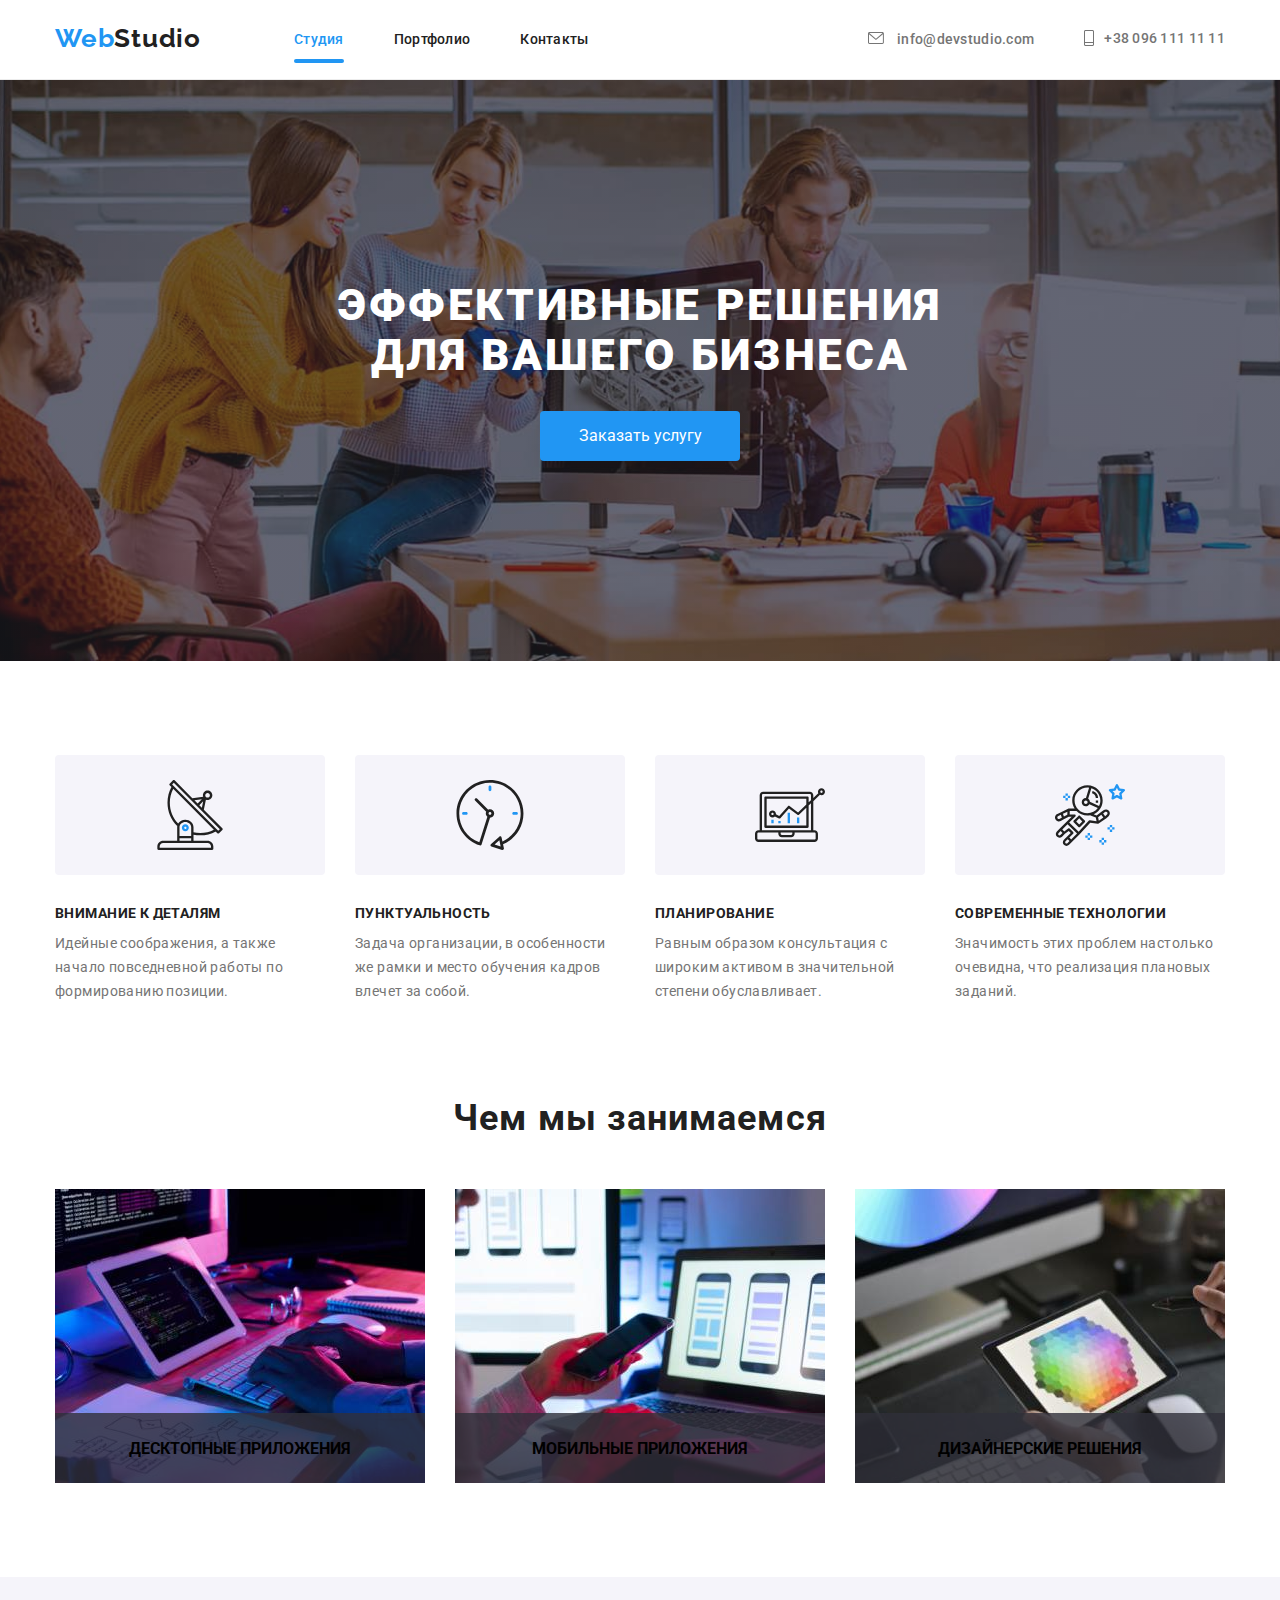
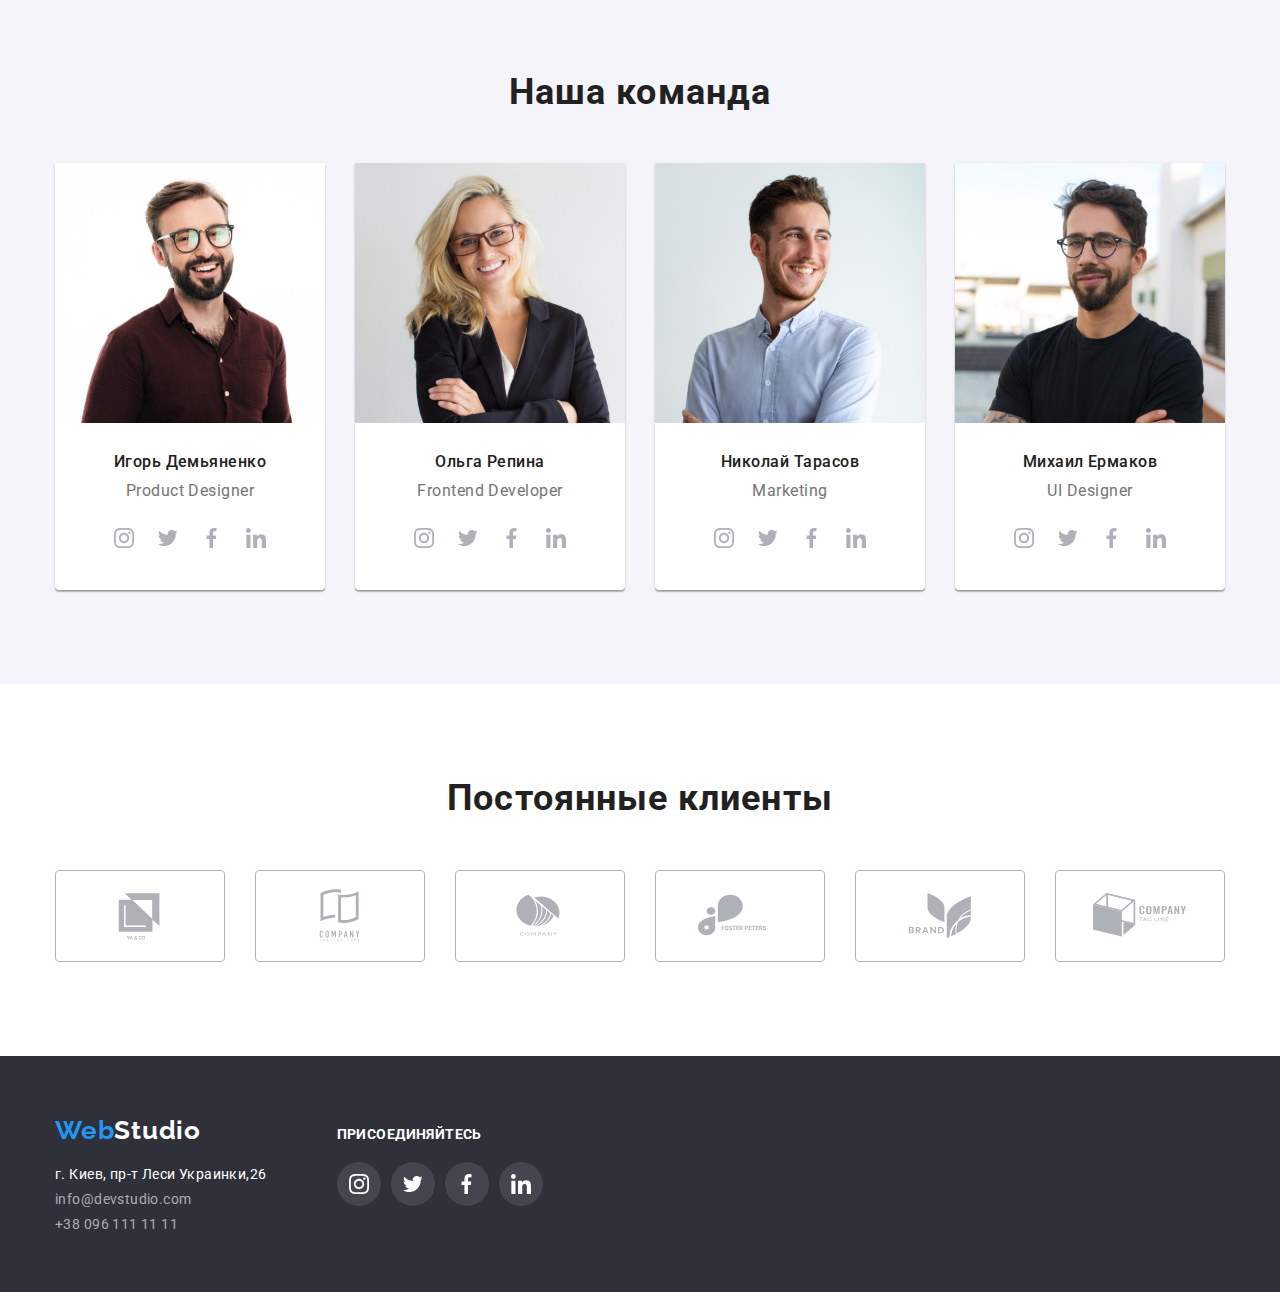
<file: index.html>
<!DOCTYPE html>
<html lang="ru">

<head>
    <meta charset="UTF-8">
    <meta http-equiv="X-UA-Compatible" content="IE=edge">
    <meta name="viewport" content="width=device-width, initial-scale=1.0">
    <title>Document</title>
    <link rel="preconnect" href="https://fonts.googleapis.com">
    <link rel="preconnect" href="https://fonts.gstatic.com" crossorigin>
    <link
        href="https://fonts.googleapis.com/css2?family=Raleway:wght@700&family=Roboto:wght@400;500;700;900&display=swap"
        rel="stylesheet">
        <link rel="stylesheet" href="https://cdnjs.cloudflare.com/ajax/libs/modern-normalize/1.1.0/modern-normalize.min.css">
    <link rel="stylesheet" href="./css/styles.css">
</head>

<body>
    <header class="header">
        <div class="container header-container">
        <nav class="nav">
            <a class="link-logo link" href="./index.html">Web<span>Studio</span></a>
            <ul class="list-menu">
                <li class="menu-item list"><a href="index.html" class="menu-page active link navigation-after site-navigation">Студия</a></li>
                <li class="menu-item list"><a href="portfolio.html" class="menu-page link navigation-after site-navigation">Портфолио</a></li>
                <li class="menu-item list"><a href="" class="menu-page link navigation-after site-navigation">Контакты</a></li>
            </ul>
        </nav>
        <ul class="contacts">
            <li class="contacts-item list nav-adress"><a href="mailto:info@devstudio.com" class="header-mail-svg link">
            <svg class="icon-contacts" width="16px" height="12px">
            <use href="./images/icons.svg/symbol-defs.svg#icon-mail"></use>
        </svg>
            info@devstudio.com
        </a>
    </li>
            <li class="contacts-item list nav-adress"><a href="tel:00380961111111" class="header-tel-svg link">
                <svg class="icon-contacts" width="10px" height="16px">
                    <use href="./images/icons.svg/symbol-defs.svg#icon-tel"></use>
                </svg> 
                +38 096 111 11 11 
            </a> 
        </li>
        </ul>
    </div>
    </header>
    <main>
        <section class="hero">
            <div class="container">
            <div class="effective-solutions">
            <h1 class="title-text">Эффективные решения для вашего бизнеса</h1>
            <button type="button" class="button" data-modal-open>Заказать услугу</button>
        </div>
    </div>
        </section>
        <section class="section-about">
            <div class="container">
            <ul class="about">
                <li class="content-box list">
                    <div class="content-item">
                    <svg class="content-badges" width="70px" height="70px">
                        <use href="./images/icons.svg/symbol-defs.svg#icon-antenna"></use>
                    </svg>
                </div>
                    <h3 class="description-title">Внимание к деталям</h3>
                    <p class="description">Идейные соображения, а также начало повседневной работы по формированию
                        позиции.</p>
                </li>
                <li class="content-box list">
                    <div class="content-item">
                        <svg class="content-badges" width="70px" height="70px">
                            <use href="./images/icons.svg/symbol-defs.svg#icon-clock"></use>
                        </svg>
                        </div>
                    <h3 class="description-title">Пунктуальность</h3>
                    <p class="description"> Задача организации, в особенности же рамки и место обучения кадров влечет за
                        собой.</p>
                </li>
                <li class="content-box list">
                    <div class="content-item">
                        <svg class="content-badges" width="70px" height="70px">
                            <use href="./images/icons.svg/symbol-defs.svg#icon-diagram"></use>   
                        </svg>
                        </div>
                    <h3 class="description-title"> Планирование</h3>
                    <p class="description"> Равным образом консультация с широким активом в значительной степени
                        обуславливает.</p>
                </li>
                <li class="content-box list">
                    <div class="content-item">
                        <svg class="content-badges" width="70px" height="70px">
                            <use href="./images/icons.svg/symbol-defs.svg#icon-astronaut"></use>  
                        </svg>
                    </div>
                    <h3 class="description-title"> Современные технологии</h3>
                    <p class="description">Значимость этих проблем настолько очевидна, что реализация плановых заданий.
                    </p>
                </li>
            </ul>
            </div>
        </section>
        <section class="section-about-us">
            <div class="container">
            <h2 class="section-title">Чем мы занимаемся</h2>
            <ul class="work">
                <div class="overlay-description">
                <li class="content-box-about list">
                    <img src="./images/img1.jpg" alt="Работа за компьютером" width="370" height="294" />
                    <p class="overlay-photo">Десктопные Приложения</p>
                </li>
                </div>
                <div class="overlay-description">
                <li class="content-box-about list">
                    <img src="./images/img2.jpg" alt="Разработка мобильных приложений" width="370"
                            height="294" />
                            <p class="overlay-photo">Мобильные Приложения</p>
                </li>
            </div>
            <div class="overlay-description">
                <li class="content-box-about list">
                    <img src="./images/img3.jpg" alt="Веб-дизайн" width="370" height="294" />
                    <p class="overlay-photo">Дизайнерские решения</p>
                </li>
                </div>
            </ul>
        </div>
        </section>
        <section class="section-team">
            <div class="container">
            <h2 class="section-title">Наша команда</h2>
            <ul class="names">
                <li class="content-box-names list">
                    <div class="card-worker">
                    <img src="./images/img4.jpg" alt="Product Designer" width="270" height="260" />
                    <div class="team-descr">
                    <h3 class="team-name"> Игорь Демьяненко </h3>
                    <p class="team-name-prof" lang="en">Product Designer</p>
                    <ul class="social-list list">
                        <li class="social-list item">
                    <a href="#" class="social-link link">
                        <svg class="social-icon" width="20px" height="20px">
                        <use href="./images/icons.svg/symbol-defs.svg#icon-instagram"></use>
                    </svg>          
                    </a>
                    </li>
                    <li class="social-list item">
                        <a href="#" class="social-link link">
                            <svg class="social-icon" width="20px" height="20px">
                                <use href="./images/icons.svg/symbol-defs.svg#icon-twitter"></use>
                            </svg>          
                        </a>
                    </li>
                    
                    <li class="social-list item">
                            <a href="#" class="social-link link">
                                <svg class="social-icon" width="20px" height="20px">
                                    <use href="./images/icons.svg/symbol-defs.svg#icon-facebook"></use>
                                </svg>          
                            </a>
                        </li>
                        <li class="social-list item">
                            <a href="#" class="social-link link">
                                <svg class="social-icon" width="20px" height="20px">
                                    <use href="./images/icons.svg/symbol-defs.svg#icon-linkedin"></use>
                                </svg>          
                            </a>
                        </li>
                        </ul>
                        </div>
                        </div>                 
                </li>
                <li class="content-box-names list">
                    <div class="card-worker">
                    <img src="./images/img5.jpg" alt="Frontend Developer" width="270" height="260" />
                    <div class="team-descr">
                    <h3 class="team-name"> Ольга Репина</h3>
                    <p class="team-name-prof" lang="en">Frontend Developer</p>
                    <ul class="social-list list">
                        <li class="social-list item">
                            <a href="#" class="social-link link">
                                <svg class="social-icon" width="20px" height="20px">
                                <use href="./images/icons.svg/symbol-defs.svg#icon-instagram"></use>
                            </svg>          
                            </a>
                            </li>
                            <li class="social-list item">
                                <a href="#" class="social-link link">
                                    <svg class="social-icon" width="20px" height="20px">
                                        <use href="./images/icons.svg/symbol-defs.svg#icon-twitter"></use>
                                    </svg>          
                                </a>
                            </li>
                            <li class="social-list item">
                                    <a href="#" class="social-link link">
                                        <svg class="social-icon" width="20px" height="20px">
                                            <use href="./images/icons.svg/symbol-defs.svg#icon-facebook"></use>
                                        </svg>          
                                    </a>
                                </li>
                                <li class="social-list item">
                                    <a href="#" class="social-link link">
                                        <svg class="social-icon" width="20px" height="20px">
                                            <use href="./images/icons.svg/symbol-defs.svg#icon-linkedin"></use>
                                        </svg>          
                                    </a>
                                </li>
                                    </ul>
                                </div>
                            </div>
                        </li>
                    <li class="content-box-names list">
                    <div class="card-worker">  
                    <img src="./images/img6.jpg" alt="Marketing" width="270" height="260" />
                    <div class="team-descr">
                    <h3 class="team-name"> Николай Тарасов</h3>
                    <p class="team-name-prof" lang="en">Marketing</p>
                    <ul class="social-list list">
                        <li class="social-list item">
                            <a href="#" class="social-link link">
                                <svg class="social-icon" width="20px" height="20px">
                                <use href="./images/icons.svg/symbol-defs.svg#icon-instagram"></use>
                            </svg>          
                            </a>
                            </li>
                            <li class="social-list item">
                                <a href="#" class="social-link link">
                                    <svg class="social-icon" width="20px" height="20px">
                                        <use href="./images/icons.svg/symbol-defs.svg#icon-twitter"></use>
                                    </svg>          
                                </a>
                            </li>
                            <li class="social-list item">
                                    <a href="#" class="social-link link">
                                        <svg class="social-icon" width="20px" height="20px">
                                            <use href="./images/icons.svg/symbol-defs.svg#icon-facebook"></use>
                                        </svg>          
                                    </a>
                                </li>
                                <li class="social-list item">
                                    <a href="#" class="social-link link">
                                        <svg class="social-icon" width="20px" height="20px">
                                            <use href="./images/icons.svg/symbol-defs.svg#icon-linkedin"></use>
                                        </svg>          
                                    </a>
                                </li>
                    </ul>
                                </div> 
                        </div>
                        </li>
                    <li class="content-box-names list">
                    <div class="card-worker"> 
                    <img src="./images/img7.jpg" alt="UI Designer" width="270" height="260" />
                    <div class="team-descr">
                    <h3 class="team-name"> Михаил Ермаков</h3>
                    <p class="team-name-prof" lang="en">UI Designer</p>
                    <ul class="social-list list">
                    <li class="social-list item">
                        <a href="#" class="social-link link">
                            <svg class="social-icon" width="20px" height="20px">
                            <use href="./images/icons.svg/symbol-defs.svg#icon-instagram"></use>
                        </svg>          
                        </a>
                        </li>
                        <li class="social-list item">
                            <a href="#" class="social-link link">
                                <svg class="social-icon" width="20px" height="20px">
                                    <use href="./images/icons.svg/symbol-defs.svg#icon-twitter"></use>
                                </svg>          
                            </a>
                        </li>
                        <li class="social-list item">
                                <a href="#" class="social-link link">
                                    <svg class="social-icon" width="20px" height="20px">
                                        <use href="./images/icons.svg/symbol-defs.svg#icon-facebook"></use>
                                    </svg>          
                                </a>
                            </li>
                            <li class="social-list item">
                                <a href="#" class="social-link link">
                                    <svg class="social-icon" width="20px" height="20px">
                                        <use href="./images/icons.svg/symbol-defs.svg#icon-linkedin"></use>
                                    </svg>          
                                </a>
                            </li>
                            </ul>
                       </div>
                    </div>
                    </li>
                </ul>
        </div>
        </section>
        <section class="section-client">
            <div class="container">
                <h2 class="clients-title">Постоянные клиенты</h2>
                <ul class="clients-list list">
                    <li class="clients-logo">
                        <a href="#" class="clients-link link">
                        <svg class="clients-icon" width="106px" height="60px">
                            <use href="./images/icons.svg/symbol-defs.svg#icon-logo1"></use>
                        </svg>
                    </a>
                    </li>  
                    <li class="clients-logo">
                        <a href="#" class="clients-link link">
                        <svg class="clients-icon" width="106px" height="60px">
                            <use href="./images/icons.svg/symbol-defs.svg#icon-logo2"></use>
                        </svg>
                        </a>
                    </li>  
                    <li class="clients-logo">
                        <a href="#" class="clients-link link">
                        <svg class="clients-icon" width="106px" height="60px">
                            <use href="./images/icons.svg/symbol-defs.svg#icon-logo3"></use>
                        </svg>
                    </a>
                    </li>  
                    <li class="clients-logo">
                        <a href="#" class="clients-link link">
                        <svg class="clients-icon" width="106px" height="60px">
                            <use href="./images/icons.svg/symbol-defs.svg#icon-logo4"></use>
                        </svg>
                    </a>
                    </li>    
                    <li class="clients-logo">
                        <a href="#" class="clients-link link">
                        <svg class="clients-icon" width="106px" height="60px">
                            <use href="./images/icons.svg/symbol-defs.svg#icon-logo5"></use>
                        </svg>
                    </a>
                    </li>
                    <li class="clients-logo">
                        <a href="#" class="clients-link link">
                        <svg class="clients-icon" width="106px" height="60px">
                            <use href="./images/icons.svg/symbol-defs.svg#icon-logo6"></use>
                        </svg>
                    </a>
                    </li> 
                </ul>                                                  
            </div>
        </section>
    </main>
    <footer>
        <div class="container footer-container">
         <div class="container-footer">
        <a class="footer-logo link" href="/index.html"><span class="footer-logo-first">Web</span><span
                class="footer-logo-second">Studio</span></a>
        <address>
            <ul class="our-contacts list">
                <li class="adress-footer"><a href="https://goo.gl/maps/XmzEykaUTw1NGnHSA">г. Киев, пр-т Леси Украинки,26 </a> </li> 
                <li class="mail-footer"><a href="mailto:info@devstudio.com">info@devstudio.com</a></li>
                <li class="tel-footer"><a href="tel:00380961111111">+38 096 111 11 11</a>
                </li>
            </ul>
        </address>
    </div> 
    <div class="footer-block">
        <p class="footer-content">Присоединяйтесь</p>
        <ul class="social-list list">
            <li class="social-list-item">
            <a href="#" class="social-link social-footer-link link">
                <svg class="social-icon social-footer-icon" width="20px" height="20px">
                    <use href="./images/icons.svg/symbol-defs.svg#icon-instagram"></use>
                </svg>
            </a>   
            </li>
            <li class="social-list-item">
                <a href="#" class="social-link social-footer-link link">
                    <svg class="social-icon social-footer-icon" width="20px" height="20px">
                        <use href="./images/icons.svg/symbol-defs.svg#icon-twitter"></use>
                    </svg>
                </a>   
                </li>
                <li class="social-list-item">
                    <a href="#" class="social-link social-footer-link link">
                        <svg class="social-icon social-footer-icon" width="20px" height="20px">
                            <use href="./images/icons.svg/symbol-defs.svg#icon-facebook"></use>
                        </svg>
                    </a>   
                    </li>
                    <li class="social-list-item">
                        <a href="#" class="social-link social-footer-link link">
                            <svg class="social-icon social-footer-icon" width="20px" height="20px">
                                <use href="./images/icons.svg/symbol-defs.svg#icon-linkedin"></use>
                            </svg>
                        </a>   
                        </li>
        </ul>
    </div>
</div>
    </footer>
    <div class="backdrop is is-hidden" data-modal>
        <div class="modal">
        <button type="button" class="btn-close" data-modal-close>
            <svg class="close-button" width="11" height="11">
                <use href="./images/icons.svg/symbol-defs.svg#icon-close-btn"></use>
            </svg>
        </button>
        </div>
    </div>
    <script src="./js/modal.js"></script>
</body>

</html>
</file>
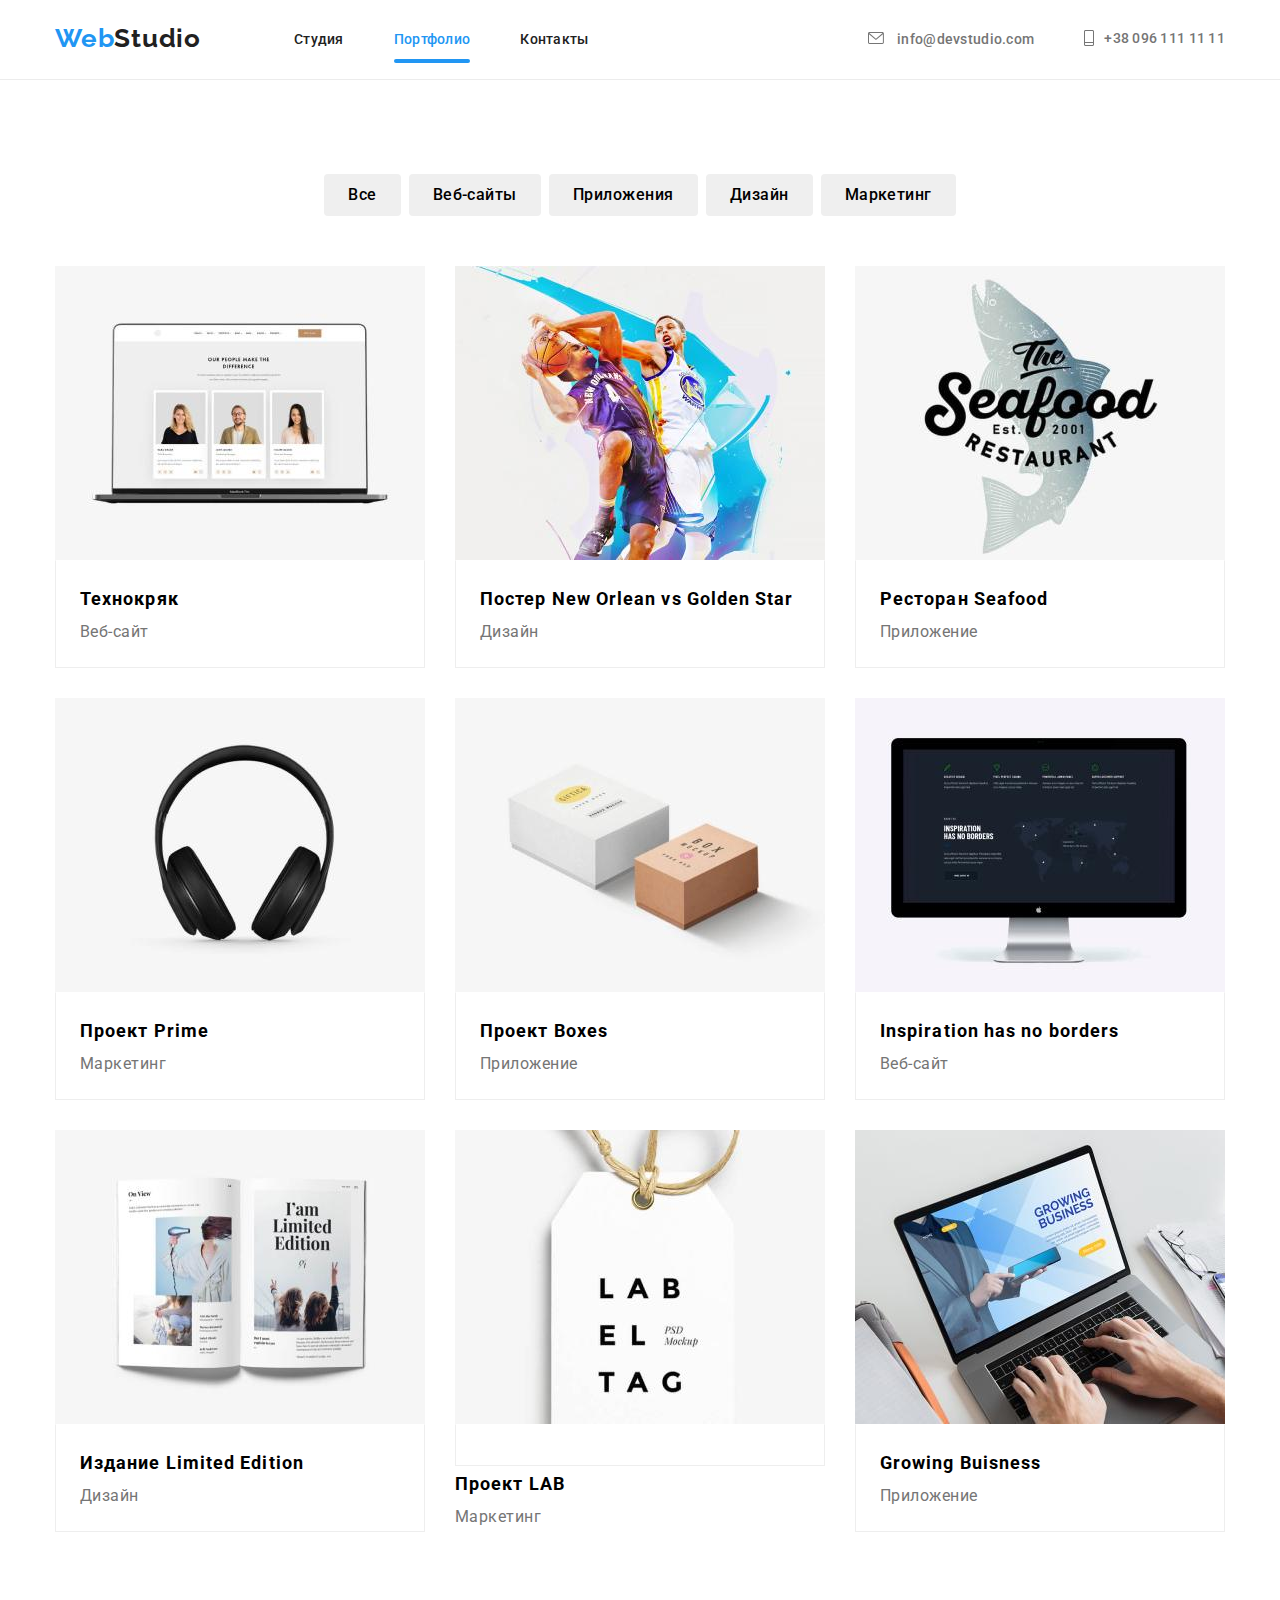
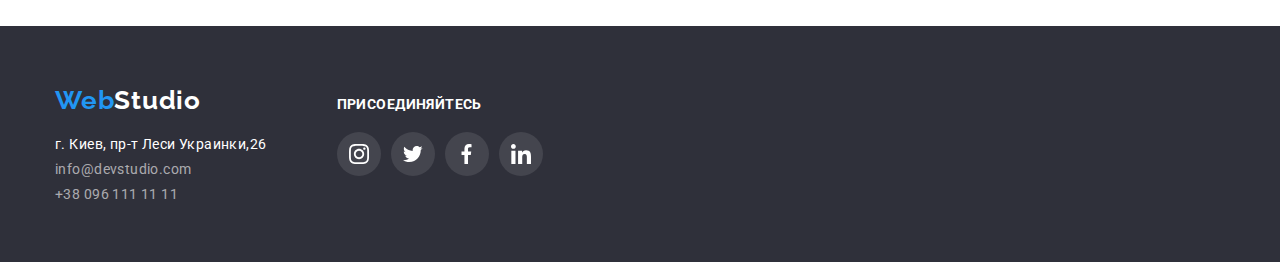
<file: portfolio.html>
<!DOCTYPE html>
<html lang="en">

<head>
    <meta charset="UTF-8">
    <meta http-equiv="X-UA-Compatible" content="IE=edge">
    <meta name="viewport" content="width=device-width, initial-scale=1.0">
    <title>Document</title>
    <link rel="preconnect" href="https://fonts.googleapis.com">
    <link rel="preconnect" href="https://fonts.gstatic.com" crossorigin>
    <link
        href="https://fonts.googleapis.com/css2?family=Raleway:wght@700&family=Roboto:wght@400;500;700;900&display=swap"
        rel="stylesheet">
        <link rel="stylesheet" href="https://cdnjs.cloudflare.com/ajax/libs/modern-normalize/1.1.0/modern-normalize.min.css">
    <link rel="stylesheet" href="./css/styles.css">
</head>

<body>
    <header class="header">
        <div class="container header-container">
        <nav class="nav">
            <a class="link-logo link" href="./index.html">Web<span>Studio</span></a>
            <ul class="list-menu">
                <li class="menu-item list"><a href="index.html" class="menu-page link navigation-after site-navigation">Студия</a></li>
                <li class="menu-item list"><a href="portfolio.html" class="menu-page active link navigation-after site-navigation">Портфолио</a></li>
                <li class="menu-item list"><a href="" class="menu-page link navigation-after site-navigation">Контакты</a></li>
            </ul>
        </nav>
        <ul class="contacts">
            <li class="contacts-item list nav-adress"><a href="mailto:info@devstudio.com" class="header-mail-svg link">
            <svg class="icon-contacts" width="16px" height="12px">
            <use href="./images/icons.svg/symbol-defs.svg#icon-mail"></use>
        </svg>
            info@devstudio.com
        </a>
    </li>
            <li class="contacts-item list nav-adress"><a href="tel:00380961111111" class="header-tel-svg link">
                <svg class="icon-contacts" width="10px" height="16px">
                    <use href="./images/icons.svg/symbol-defs.svg#icon-tel"></use>
                </svg> 
                +38 096 111 11 11 
            </a> 
        </li>
        </ul>
    </div>
    </header>
    <main>
        <section class="section-portfolio">
            <div class="container">
            <h2 class="visually-hidden">Портфолио</h2>
            <ul class="portfolio-button">
                <li class="btn-p list">
                    <button class="button-portf" type="button">Все</button>
                </li>
                <li class="btn-p list">
                    <button class="button-portf" type="button">Веб-сайты</button>
                </li>
                <li class="btn-p list">
                    <button class="button-portf" type="button">Приложения</button>
                </li>
                <li class="btn-p list">
                    <button class="button-portf" type="button">Дизайн</button>
                </li>
                <li class="btn-p list">
                    <button class="button-portf" type="button">Маркетинг</button>
                </li>
            </ul>
            <ul class="portfolio-pictures list">
                <li class="item-card"><a href="#" class="overlay-link-info"> 
                    <div class="overlay-image">               
                    <img src="./images/img8.jpg" width="370" height="294" alt="технокряк">
                    <p class="overlay">"Технокряк это современная площадка распространения коронавируса. Компании используют эту платформу для цифрового шпионажа и атак на защищённые сервера конкурентов".</p>
                </div> 
                    <div class="card-container">
                    <h2 class="port-item">Технокряк</h2>
                    <p class="project-description">Веб-сайт</p>
                </div>
                </a>
                </li>
                    <li class="item-card"><a href="#" class="overlay-link-info"> 
                    <div class="overlay-image"> 
                    <img src="./images/img9.jpg" width="370" height="294" alt="new-orlean-vs-golden-star">
                    <p class="overlay">"Технокряк это современная площадка распространения коронавируса. Компании используют эту платформу для цифрового шпионажа и атак на защищённые сервера конкурентов".</p>
                    </div>
                    <div class="card-container">
                    <h2 class="port-item">Постер New Orlean vs Golden Star</h2>
                    <p class="project-description">Дизайн</p>
                </div>
                  </a>
                </li>
                <li class="item-card"><a href="#" class="overlay-link-info"> 
                    <div class="overlay-image"> 
                    <img src="./images/img10.jpg" width="370" height="294" alt="seafood">
                    <p class="overlay">"Технокряк это современная площадка распространения коронавируса. Компании используют эту платформу для цифрового шпионажа и атак на защищённые сервера конкурентов".</p>
                    </div>
                    <div class="card-container">
                    <h2 class="port-item">Ресторан Seafood</h2>
                    <p class="project-description">Приложение</p>
                </div>
                  </a>
                </li>
                <li class="item-card"><a href="#" class="overlay-link-info"> 
                    <div class="overlay-image"> 
                    <img src="./images/img11.jpg" width="370" height="294" alt="prime">
                    <p class="overlay">"Технокряк это современная площадка распространения коронавируса. Компании используют эту платформу для цифрового шпионажа и атак на защищённые сервера конкурентов".</p>
                    </div>
                    <div class="card-container">
                    <h2 class="port-item">Проект Prime</h2>
                    <p class="project-description">Маркетинг</p>
                </div>
                  </a>
                </li>
                <li class="item-card"><a href="#" class="overlay-link-info"> 
                    <div class="overlay-image"> 
                    <img src="./images/img12.jpg" width="370" height="294" alt="boxes">
                    <p class="overlay">"Технокряк это современная площадка распространения коронавируса. Компании используют эту платформу для цифрового шпионажа и атак на защищённые сервера конкурентов".</p>
                </div>
                    <div class="card-container">
                    <h2 class="port-item">Проект Boxes</h2>
                    <p class="project-description">Приложение</p>
                </div>
                  </a>
                </li>
                <li class="item-card"><a href="#" class="overlay-link-info"> 
                    <div class="overlay-image"> 
                    <img src="./images/img13.jpg" width="370" height="294" alt="inspirationweb">
                    <p class="overlay">"Технокряк это современная площадка распространения коронавируса. Компании используют эту платформу для цифрового шпионажа и атак на защищённые сервера конкурентов".</p>
                </div>
                    <div class="card-container">
                    <h2 class="port-item">Inspiration has no borders</h2>
                    <p class="project-description">Веб-сайт</p>
                </div>
                  </a>
                </li>
                <li class="item-card"><a href="#" class="overlay-link-info"> 
                    <div class="overlay-image"> 
                    <img src="./images/img14.jpg" width="370" height="294" alt="limitededition">
                    <p class="overlay">"Технокряк это современная площадка распространения коронавируса. Компании используют эту платформу для цифрового шпионажа и атак на защищённые сервера конкурентов".</p>
                </div>
                    <div class="card-container">
                    <h2 class="port-item">Издание Limited Edition</h2>
                    <p class="project-description">Дизайн</p>
                </div>
                  </a>
                </li>
                <li class="item-card"><a href="#" class="overlay-link-info"> 
                    <div class="overlay-image"> 
                    <img src="./images/img15.jpg" width="370" height="294" alt="projectlab">
                    <div class="card-container">
                    <p class="overlay">"Технокряк это современная площадка распространения коронавируса. Компании используют эту платформу для цифрового шпионажа и атак на защищённые сервера конкурентов".</p>
                </div>
                    <h2 class="port-item">Проект LAB</h2>
                    <p class="project-description">Маркетинг</p>
                </div>
                  </a>
                </li>
                <li class="item-card"><a href="#" class="overlay-link-info"> 
                    <div class="overlay-image"> 
                    <img src="./images/img16.jpg" width="370" height="294" alt="GROWINGBUISNESS">
                    <p class="overlay">"Технокряк это современная площадка распространения коронавируса. Компании используют эту платформу для цифрового шпионажа и атак на защищённые сервера конкурентов".</p>
                </div>
                    <div class="card-container">
                    <h2 class="port-item">Growing Buisness</h2>
                    <p class="project-description">Приложение</p>
                </div>
            </a>
                </li>
            </ul>
            </div>
        </section>
    </main>
    <footer>
    <div class="container footer-container">
        <div class="container-footer">
       <a class="footer-logo link" href="/index.html"><span class="footer-logo-first">Web</span><span
               class="footer-logo-second">Studio</span></a>
       <address>
           <ul class="our-contacts list">
               <li class="adress-footer"><a href="https://goo.gl/maps/XmzEykaUTw1NGnHSA">г. Киев, пр-т Леси Украинки,26 </a> </li> 
               <li class="mail-footer"><a href="mailto:info@devstudio.com">info@devstudio.com</a></li>
               <li class="tel-footer"><a href="tel:00380961111111">+38 096 111 11 11</a>
               </li>
           </ul>
       </address>
   </div> 
    <div class="footer-block">
        <p class="footer-content">Присоединяйтесь</p>
        <ul class="social-list list">
            <li class="social-list-item">
            <a href="#" class="social-link social-footer-link link">
                <svg class="social-icon social-footer-icon" width="20px" height="20px">
                    <use href="./images/icons.svg/symbol-defs.svg#icon-instagram"></use>
                </svg>
            </a>   
            </li>
            <li class="social-list-item">
                <a href="#" class="social-link social-footer-link link">
                    <svg class="social-icon social-footer-icon" width="20px" height="20px">
                        <use href="./images/icons.svg/symbol-defs.svg#icon-twitter"></use>
                    </svg>
                </a>   
                </li>
                <li class="social-list-item">
                    <a href="#" class="social-link social-footer-link link">
                        <svg class="social-icon social-footer-icon" width="20px" height="20px">
                            <use href="./images/icons.svg/symbol-defs.svg#icon-facebook"></use>
                        </svg>
                    </a>   
                    </li>
                    <li class="social-list-item">
                        <a href="#" class="social-link social-footer-link link">
                            <svg class="social-icon social-footer-icon" width="20px" height="20px">
                                <use href="./images/icons.svg/symbol-defs.svg#icon-linkedin"></use>
                            </svg>
                        </a>   
                        </li>
        </ul>
    </div>
</div>
</footer>
<script src="./js/modal.js"></script>
</body>

</html>
</file>
<file: css/styles.css>
:root {
  --blue: #2196f3;
  --black: #212121;
  --gray: #757575;
  --white: #ffffff;
  --dark-gray: #2f303a;
  --whitesmoke: #f5f4fa;
  --whitegray: rgba(255, 255, 255, 0.6);
  --main-font: "Roboto", sans-serif;
  --secondary-font: "normal", sans-serif;
}
   
body {
  font-family: Roboto;
  font-weight: 600;
}

h1,
h2,
h3,
h4,
h5,
h6,

p {
  margin-top: 0;
  margin-bottom: 0;
}

a {
  text-decoration: none;
  color: inherit;
}

ul,
ol {
  margin-top: 0;
  margin-bottom: 0;
  padding-left: 0;
}

img {
  display: block;
}

.list {
  list-style: none;
}

.container { 
  width: 1200px;
  margin-left: auto;
  margin-right: auto;
  padding-left: 15px;
  padding-right: 15px;
}
.nav {
  display: flex;
  justify-content: space-between;
  align-items: center;
}
.visually-hidden {
  position: absolute !important;
  clip: rect(1px 1px 1px 1px); /* IE6, IE7 */
  clip: rect(1px, 1px, 1px, 1px);
  padding: 0 !important;
  border: 0 !important;
  height: 1px !important;
  width: 1px !important;
  overflow: hidden;
}
.menu-page {
  display: inline-block;
}
.header {
background: var(--white);
border-bottom: 1px solid #ECECEC;
padding-top: 24px;
padding-bottom: 25px;
}
.header-container {
display: flex;
justify-content: space-between;
align-items: center;
}
.site-navigation {
transition: color, 250ms cubic-bezier(0.4, 0, 0.2, 1);
}
.navigation-after {
position: relative;
}
.navigation .menu-page.active {
color: var(--blue);
transition: color 250ms cubic-bezier(0.4, 0, 0.2, 1);
}
.active::after {
content: ' ';
position: absolute;
display: block;
background-color: var(--blue);
width: 100%;
height: 4px;
border-radius: 2px;
margin-top: 28px;
}
.site-navigation:hover::after,
.site-navigation:focus::after {
content: ' ';
position: absolute;
display: block;
background-color: var(--blue);
width: 100%;
height: 4px;
border-radius: 2px;
margin-top: 28px;
}
.link-logo {
  font-family: Raleway;
  font-style: normal;
  font-weight: bold;
  font-size: 26px;
  letter-spacing: 0.03em;
  color: #2196f3;
}
.link-logo span {
  color: var(--black);
}

.list-menu {
  margin-left: 93px;
  display: flex;
  font-family: Roboto;
  font-style: normal;
  font-weight: 500;
  font-size: 14px;
  letter-spacing: 0.02em;
  color: var(--black);
}
.menu-item.list:not(:first-child) {
  margin-left: 50px;
}
.contacts{
  display: flex;
}
.contacts-item:not(:first-child) {
  margin-left: 50px;
}

.menu-page:hover,
.menu-page:focus {
  color: var(--blue);
}

.menu-page {
  display: flex;
  margin-left: auto;
  font-family: Roboto;
  font-style: normal;
  font-weight: 500;
  font-size: 14px;
  letter-spacing: 0.02em;
  color: #212121;
}

.menu-page.active  {
  color: #2196f3;
}

.header-mail-svg {
  font-family: Roboto;
  font-style: normal;
  font-weight: 500;
  font-size: 14px;
  letter-spacing: 0.02em;
  color: var(--gray);
}
.header-mail-svg:hover,
.header-mail-svg:focus {
  color: var(--blue);
}
.header-tel-svg {
  font-family: Roboto;
  font-style: normal;
  font-weight: 500;
  font-size: 14px;
  letter-spacing: 0.02em;
  color: #757575;
}
.header-tel-svg:hover,
.header-tel-svg:focus {
  color: var(--blue);
}
.icon-contacts{
  fill:currentColor;
  margin-right: 10px;
}
.icon-contacts:hover,
.icon-contacts:focus {
  fill: currentColor;
}

.header-tel-svg{
  display: flex;
  align-items: center;
}

.hero {
  padding-top: 200px;
  text-align: center;
  letter-spacing: 0.06em;
  text-transform: uppercase;
  background: var(--dark-gray);
  padding-bottom: 200px;
}
.hero {
  background-position: center;
  background-repeat: no-repeat;
  background-image: linear-gradient(rgba(47, 48, 58, 0.4),rgba(47, 48, 58, 0.4)), url("../images/header.jpg");
  background-size: cover;
  max-width: 1600px;
  margin: 0 auto;
  display: block;
}
.effective-solutions {
  max-width: 696px;
  margin: auto;
}
.title-text {
  display: flex;
  align-items: center;
  font-family: Roboto;
  font-style: normal;
  font-weight: 900;
  font-size: 44px;
  text-align: center;
  letter-spacing: 0.06em;
  text-transform: uppercase;
  color: #ffffff;
}
.button {
  display: inline-block;
  background: var(--blue);
  margin-top: 30px;
  width: 200px;
  height: 50px;
  font-size: 16px;
  line-height: 30px;
  cursor: pointer;
  color: var(--white);
  border-radius: 4px;
  border-color: rgba(0, 0, 0 ,0);

}


.button:hover,
.button:focus {
  box-shadow: 0px 3px 1px rgba(0, 0, 0, 0.1), 0px 1px 2px rgba(0, 0, 0, 0.08),
  0px 2px 2px rgba(0, 0, 0, 0.12);
  border-radius: 4px;
  outline: none;
  border: none;
  color: var(--white);
  background: var(--blue);

}
.button:focus {
  border: none;
  outline: none;
}
.content-box.list {
  flex-basis: calc(100% / 4 - 30px );
  margin-left: 30px;
  margin-top: 30px;
}
.section-about{
 padding-top: 94px;
 padding-bottom: 47px;
 color:black;
 flex-basis: calc((100% - 120) / 4);
}
  .about{
  display: flex;
  flex:wrap;
  margin-top: -30px;
  margin-left: -30px;
  
}
.description-title {
  font-style: normal;
  font-weight: bold;
  font-size: 14px;
  line-height: 16px;
  letter-spacing: 0.03em;
  text-transform: uppercase;
  text-decoration: none;
  color: var(--black);
}
.description {
  margin-top: 10px;
  font-family: Roboto;
  font-style: normal;
  font-weight: normal;
  font-size: 14px;
  line-height: 24px;
  letter-spacing: 0.03em;
  color: var(--gray);
}
.work {
 display: flex;
 flex: wrap;
 margin-left: -30px;
 margin-top: -30px;
 }
.content-item{
 display: flex;
 justify-content: center;
 align-items: center;
 width: 100%;
 height: 120px;
 background-color: var(--whitesmoke);
 border-radius: 4px;
 margin-bottom: 30px;
 }

.content-box-about.list{
 flex-basis:calc((100% - 120%px) / 4);
 margin-left: 30px;
 margin-top: 30px;
 }  
 .section-about-us {
  padding-top: 47px;
  padding-bottom: 94px;
}
.section-title {
  font-family: Roboto;
  font-style: normal;
  font-weight: 700;
  font-size: 36px;
  line-height: 1.17;
  text-align: center;
  letter-spacing: 0.03em;
  text-decoration: none;
  color: var(--black);
  margin-top: 0;
  margin-bottom: 50px;

}
.team-name {
  display: block;
  font-style: normal;
  font-weight: 500;
  font-size: 16px;
  letter-spacing: 0.03em;
  color: var(--black);
  text-align: center;
  margin-bottom: 10px;
}

.team-name-prof {
  display: block;
  font-family: Roboto;
  font-style: normal;
  font-weight: normal;
  font-size: 16px;
  letter-spacing: 0.03em;
  color: var(--gray);
  text-align: center;
  margin-bottom: 16px;
}
.team-descr{
padding-right: 10px;
padding-left: 10px;
box-sizing: border-box;
border-left: 1px solid var(--card-border-color);
border-bottom: 1px solid var(--card-border-color);
border-right: 1px solid var(--card-border-color);
padding-bottom: 30px;
padding-top: 30px;
  }

.names {
  display: flex;
  flex: wrap;
  margin-left: -30px;
  margin-top: -30px;
  }

.content-box-names.list {
 box-shadow: 0px 1px 3px rgba(0, 0, 0, 0.12), 0px 1px 1px rgba(0, 0, 0, 0.14), 0px 2px 1px rgba(0, 0, 0, 0.2);
 flex-basis:calc((100% - 120px) / 4);
 margin-left: 30px;
 margin-top: 30px;
 border-radius: 0px 0px 4px 4px;
 background-color:white;
} 
.content-box-names.list:not(:last-child){
  margin-left: 30px;
}
.worker {
 box-sizing: border-box;
 border-left: 1px solid var(--card-border-color);
 border-bottom: 1px solid var(--card-border-color);
 border-right: 1px solid var(--card-border-color);
 padding-bottom: 30px;
 padding-top: 30px;
 background-color:white;
}
.social-list{
display: flex;
justify-content:center;
}

.social-link-item{
  display: flex;
  justify-content: center;
  align-items: center;
  border-radius: 50%;
  width: 44px;
  height: 44px;
  color:#FFFFFF;
  background: transparent;  
}
.social-list-item:not(:last-child){
  margin-right: 10px;
}

.social-link:hover,
.social-link:focus{
  background-color: var(--blue);
}
.social-link:hover .social-icon,
.social-link:focus .social-icon{
fill:white
}

.section-team {
padding-top: 94px;
padding-bottom: 94px;
background-color: #f5f4fa;
}
.section-client {
padding-bottom: 94px;
padding-top: 94px; 
}
.clients-title {
margin-bottom: 50px;
color: #212121;
font-weight: 700;
font-size: 36px;
line-height: 1.16;
text-align: center;
letter-spacing: 0.03em;
}

.clients-list {
display: flex;
flex: wrap;
margin-left: -30px;
margin-top: -30px;
}

.clients-logo {
flex-basis: calc((100% - 180px) / 6);
margin-left: 30px;
margin-top: 30px;
}

.clients-link {
display: flex;
justify-content: center;
align-items: center;
color: #afb1b8;
width: 100%;
height: 92px;
border: 1px solid #afb1b8;
border-radius: 4px;
}

.clients-link:hover,
.clients-link:focus {
border-color:var(--blue);
color: var(--blue);
}
.clients-icon {
fill: #AFB1B8;
}
.clients-link:hover .clients-icon,
.clients-link:focus .clients-icon {
  fill:var(--blue);
}
.footer-container {
  display: flex;
  align-items: baseline;
 
}  
footer {
  background-color:#2F303A;
  padding-bottom: 60px;
  padding-top: 60px; 
}

.footer-block{
 margin-left: 70px;
 font-size: 14px;
 font-weight: 700;
 color: #ffffff;
 letter-spacing: 0.03em;
 text-transform: uppercase;
}
.footer-content{
 margin-bottom: 20px;
 font-size: 14px;
 font-weight: 700;
 color: #ffffff;
 letter-spacing: 0.03em;
 text-transform: uppercase;
}

.social-icon {
fill: #AFB1B8;
width:20px;
height:20px
}
.social-icon.social-footer-icon{
  fill:white;
  width:20px;
  height:20px
}
.social-footer-link {
  background-color: rgba(255, 255, 255, 0.1);
  width: 44px;
  height:44px;
  padding:12px;
  border-radius: 50%;
  display:flex;
  justify-content: center;
  align-content: center;
}
.social-link.link{
  width: 44px;
  height:44px;
  padding:12px;
  border-radius: 50%;
  display:flex;
  justify-content: center;
  align-content: center;
}
.contacts.link {
  color: var(--under-color);
  text-decoration: none;
  list-style: none;
  font-weight: 500;
  font-size: 14px;
  line-height: 1.14;
  letter-spacing: 0.02em;
  margin-right: 30px;
  display: flex;
  padding-top: 32px;
  padding-bottom: 32px;
}
.contacts.link:hover,
.contacts.link:focus {
 color: var(--blue);
}
.footer-logo {
  font-family: Raleway;
  font-style: normal;
  font-weight: bold;
  font-size: 26px;
  letter-spacing: 0.03em;
  color: #2196f3;
  display: block;
  margin-bottom: 20px;
}

.footer-logo-first {
  color: var(--blue);
}

.footer-logo-second {
  color: #ffffff;
  
}
.adress-footer {
  font-family: Roboto;
  font-style: normal;
  font-weight: normal;
  font-size: 14px;
  text-decoration: none;
  letter-spacing: 0.03em;
  color: var(--white);
  
}
.adress-footer {
  margin-bottom: 9px;}

.adress-footer:hover {
  color: var(--blue);
}

.mail-footer {
  font-family: Roboto;
  font-style: normal;
  font-weight: normal;
  font-size: 14px;
  letter-spacing: 0.03em;
  color: var(--whitegray);
}
.mail-footer {
  margin-bottom: 9px;
}
.mail-footer:hover {
  color: var(--blue);
}
.tel-footer {
  font-family: Roboto;
  font-style: normal;
  font-weight: normal;
  font-size: 14px;
  text-decoration: none;
  letter-spacing: 0.03em;
  color: var(--whitegray);
}
.tel-footer:hover {
  color: var(--blue);
}
.tel-footer:not(:last-child) {
  margin-bottom: 10px;}

.section-portfolio {
  padding-top: 94px;
  padding-bottom: 94px;
}

.portfolio-button{
  display: flex;
  justify-content: center;
  align-content: center;
  margin-bottom: 50px;
}

.button-portf {
  border-radius: 4px;
  border-color: rgba(0, 0, 0 ,0);
  padding-right: 22px;
  padding-left: 22px;
  padding-top: 6px;
  padding-bottom: 6px;
  font-weight: 500;
  font-size: 16px;
  line-height: 26px;
  text-align: center;
  letter-spacing: 0.03em;
  margin-right: 4px;
  margin-left: 4px;
}
.button-portf:hover,
.button-portf:focus {
background: var(--blue);
box-shadow: 0px 3px 1px rgba(0, 0, 0, 0.1), 0px 1px 2px rgba(0, 0, 0, 0.08),
0px 2px 2px rgba(0, 0, 0, 0.12);
border-radius: 4px;
outline: none;
color: var(--white);
}

.portfolio-pictures{
display: flex;
flex-wrap: wrap;
margin-top: -30px;
margin-left: -30px;
}
.item-card{
 flex-basis: calc(100% / 3 - 30px); 
 margin-top: 30px;
 margin-left: 30px;
}

.card-container{
  padding-top: 20px;
  padding-bottom: 20px;
  padding-right: 24px;
  padding-left: 24px;
  border: 1px solid#EEEEEE;
  border-top: 1px solid rgba(255,255,255,0); 
}
.port-item {
  font-family: Roboto;
  font-style: normal;
  font-weight: bold;
  font-size: 18px;
  line-height: 36px;
  letter-spacing: 0.06em;
  margin-top: 0px;
  margin-bottom: 0px;
}
.project-description {
  font-family: Roboto;
  font-style: normal;
  font-weight: normal;
  font-size: 16px;
  line-height: 30px;
  letter-spacing: 0.03em;
  color: #757575;
  margin-top: 0px;
  margin-bottom: 0px;
}
.link-info{
  display: block;
}
.overlay-image {
position: relative;
overflow: hidden;
}
.overlay-description {
 position: relative;
}
.overlay-photo {
font-weight: 700;
text-transform: uppercase;
color: var(--other-color);
text-align: center;
width: 370px;
height: 70px;
padding-top: 27px;
padding-bottom: 27px;
background-color: rgba(47, 48, 58, 0.8);
position: absolute;
right: 0;
bottom: 0;
}
.overlay {
font-size: 18px;
line-height: 1.56;
background-color: rgba(33, 150, 243, 0.9);
color: var(--white);
padding-top: 63px;
padding-bottom: 63px;
padding-left: 24px;
padding-right: 24px;
position: absolute;
top: 0;
left: 0;
height: 100%;
width: 100%;
overflow: auto;
transform: translateY(101%);
transition: transform 250ms linear;
}
.overlay-link {
text-decoration: none;
display:block;
transition: box-shadow 250ms cubic-bezier(0.4, 0, 0.2, 1);
}
.overlay-link-info:hover .overlay,
.overlay-link-info:focus .overlay {
transform: translateY(0%);
}

.backdrop{
position: fixed;
top: 0;
left: 0;
width: 100%;
height: 100%;
background-color: rgba(0, 0, 0, 0.2);
transition: opacity 250ms cubic-bezier(0.4, 0, 0.2, 1);
}
.modal {
position: absolute;
left: 50%;
top: 50%;
width: 528px;
height: 581px;
padding: 40px;
background: var(--white);
transform: translate(-50%, -50%);
box-shadow: 0px 1px 3px rgba(0, 0, 0, 0.12), 0px 1px 1px rgba(0, 0, 0, 0.14),
0px 2px 1px rgba(0, 0, 0, 0.2);
border-radius: 4px;
transition: opacity 250ms cubic-bezier(0.4, 0, 0.2, 1);
}

.btn-close {
position: absolute;
top: 8px;
right: 8px;
border-radius: 50%;
border: 1px solid rgba(0, 0, 0, 0.1);
width: 30px;
height: 30px;
background-color: transparent;
cursor: pointer;
padding: 0;
display: flex;
align-items: center;
justify-content: center;
}
.close-btn:hover,
.close-btn:focus {
fill: var(--accent-color);
}

.close-button:hover,
.close-button:focus {
border-color: var(--accent-color);
}

.is-hidden {
 opacity: 0;
 visibility: hidden;
 pointer-events: none;
}
</file>
